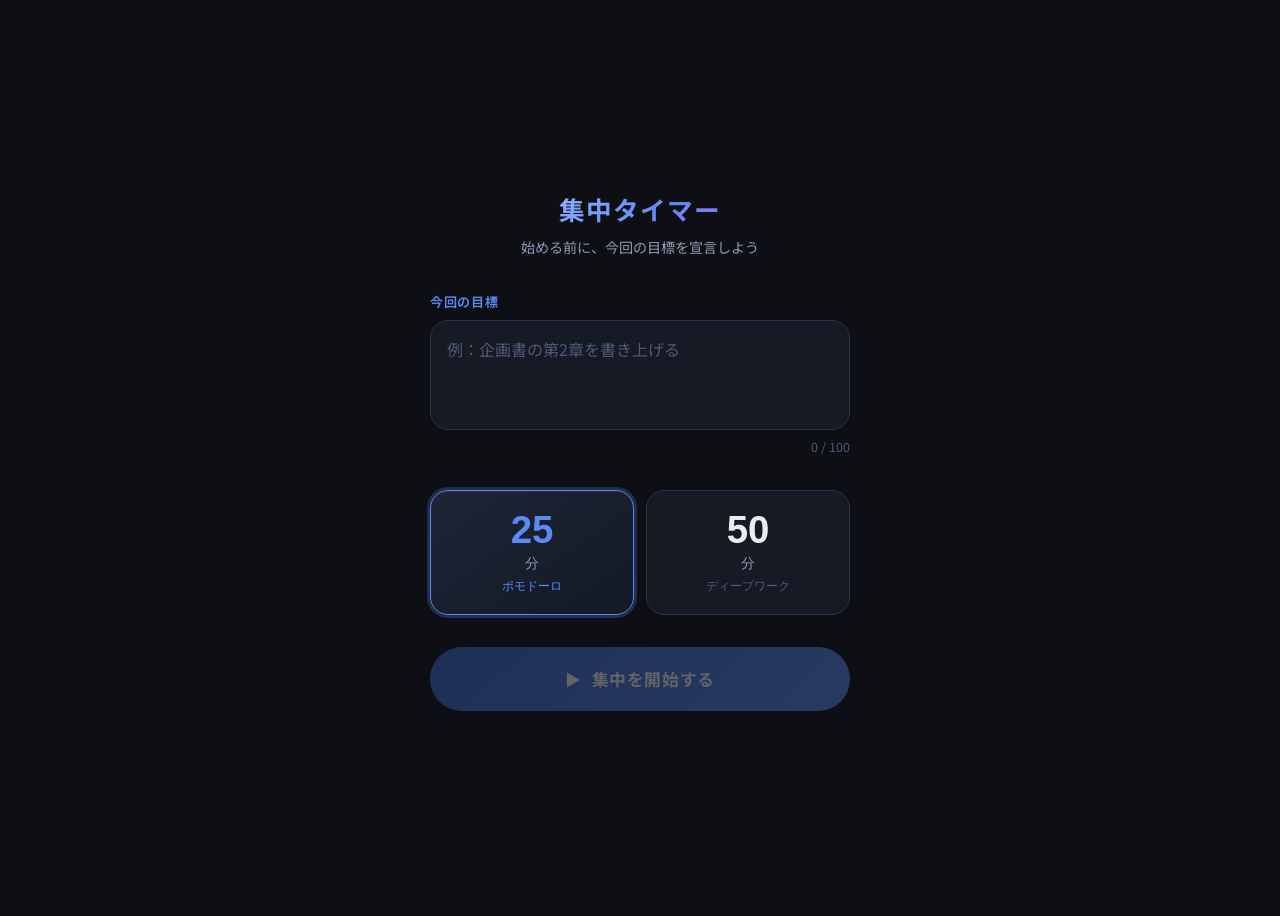
<file: index.html>
<!DOCTYPE html>
<html lang="ja">
<head>
  <meta charset="UTF-8" />
  <meta name="viewport" content="width=device-width, initial-scale=1.0, viewport-fit=cover" />
  <meta name="apple-mobile-web-app-capable" content="yes" />
  <meta name="apple-mobile-web-app-status-bar-style" content="black-translucent" />
  <meta name="apple-mobile-web-app-title" content="集中タイマー" />
  <meta name="theme-color" content="#0d0f14" />
  <link rel="manifest" href="manifest.json" />
  <link rel="apple-touch-icon" href="icons/icon-192.png" />
  <title>集中タイマー</title>
  <link rel="stylesheet" href="style.css" />
</head>
<body>
  <div id="app">

    <!-- ===== スタート画面 ===== -->
    <section id="start-screen" class="screen active">
      <div class="screen-inner">
        <header class="app-header">
          <h1 class="app-title">集中タイマー</h1>
          <p class="app-subtitle">始める前に、今回の目標を宣言しよう</p>
        </header>

        <div class="goal-input-wrapper">
          <label for="goal-input" class="goal-label">今回の目標</label>
          <textarea
            id="goal-input"
            class="goal-input"
            placeholder="例：企画書の第2章を書き上げる"
            rows="3"
            maxlength="100"
          ></textarea>
          <span id="char-count" class="char-count">0 / 100</span>
        </div>

        <div class="mode-selector">
          <button class="mode-btn active" data-minutes="25" id="btn-25">
            <span class="mode-minutes">25</span>
            <span class="mode-unit">分</span>
            <span class="mode-label">ポモドーロ</span>
          </button>
          <button class="mode-btn" data-minutes="50" id="btn-50">
            <span class="mode-minutes">50</span>
            <span class="mode-unit">分</span>
            <span class="mode-label">ディープワーク</span>
          </button>
        </div>

        <button id="start-btn" class="start-btn" disabled>
          <span class="btn-icon">▶</span>
          <span>集中を開始する</span>
        </button>
      </div>
    </section>

    <!-- ===== タイマー画面 ===== -->
    <section id="timer-screen" class="screen">
      <div class="screen-inner">
        <div class="session-goal-display">
          <span class="session-goal-label">目標</span>
          <p id="session-goal-text" class="session-goal-text"></p>
        </div>

        <div class="timer-ring-wrapper">
          <svg class="ring-svg" viewBox="0 0 240 240" xmlns="http://www.w3.org/2000/svg">
            <circle class="ring-bg" cx="120" cy="120" r="108" />
            <circle id="ring-progress" class="ring-progress" cx="120" cy="120" r="108" />
          </svg>
          <div class="timer-display">
            <span id="timer-text" class="timer-text">25:00</span>
            <span id="timer-mode-label" class="timer-mode-label">集中中</span>
          </div>
        </div>

        <button id="reset-btn" class="reset-btn">
          <span class="btn-icon">■</span>
          <span>中止する</span>
        </button>
      </div>
    </section>

    <!-- ===== 完了画面 ===== -->
    <section id="done-screen" class="screen">
      <div class="screen-inner">
        <div class="done-icon">🎉</div>
        <h2 class="done-title">集中完了！</h2>
        <div class="done-goal-wrap">
          <p class="done-goal-label">達成した目標</p>
          <p id="done-goal-text" class="done-goal-text"></p>
        </div>
        <p class="done-message">お疲れさまでした。<br>休憩タイマーを選ぼう。</p>
        <div class="break-selector">
          <button class="break-btn" id="btn-break-5" data-minutes="5">
            <span class="break-minutes">5</span>
            <span class="break-unit">分</span>
            <span class="break-label">短い休憩</span>
          </button>
          <button class="break-btn" id="btn-break-10" data-minutes="10">
            <span class="break-minutes">10</span>
            <span class="break-unit">分</span>
            <span class="break-label">長い休憩</span>
          </button>
        </div>
        <button id="back-btn" class="skip-btn">
          <span class="btn-icon">↩</span>
          <span>休憩せず戻る</span>
        </button>
      </div>
    </section>

    <!-- ===== 休憩完了画面 ===== -->
    <section id="break-done-screen" class="screen">
      <div class="screen-inner">
        <div class="done-icon">☕</div>
        <h2 class="done-title break-done-title">休憩完了！</h2>
        <p class="done-message">リフレッシュできましたか？<br>次の集中セッションを始めよう。</p>
        <button id="break-back-btn" class="start-btn">
          <span class="btn-icon">▶</span>
          <span>集中に戻る</span>
        </button>
      </div>
    </section>

  </div>

  <script src="app.js"></script>
</body>
</html>
</file>
<file: style.css>
/* ==========================================
   集中タイマー — style.css
   ========================================== */

/* ---------- Google Fonts ---------- */
@import url('https://fonts.googleapis.com/css2?family=Inter:wght@400;500;600;700&family=Noto+Sans+JP:wght@400;500;700&display=swap');

/* ---------- CSS変数（デザイントークン） ---------- */
:root {
  /* カラー */
  --bg:            #0d0f14;
  --surface:       #161a24;
  --surface2:      #1e2535;
  --border:        #2b3147;
  --accent:        #5b8af5;
  --accent-glow:   rgba(91, 138, 245, 0.25);
  --accent-dim:    #2c4a9e;
  --text-primary:  #e8ecf4;
  --text-secondary:#8e99b5;
  --text-muted:    #4e5a76;
  --success:       #4ecb71;
  --danger:        #f56b6b;
  --danger-dim:    rgba(245, 107, 107, 0.15);
  --break-accent:      #4ecb71;
  --break-accent-glow: rgba(78, 203, 113, 0.25);
  --break-accent-dim:  rgba(78, 203, 113, 0.10);

  /* サイズ */
  --radius-sm:     10px;
  --radius-md:     18px;
  --radius-lg:     24px;
  --radius-full:   9999px;

  /* セーフエリア(iOSノッチ対応) */
  --safe-top:    env(safe-area-inset-top,    20px);
  --safe-bottom: env(safe-area-inset-bottom, 20px);
  --safe-left:   env(safe-area-inset-left,   0px);
  --safe-right:  env(safe-area-inset-right,  0px);
}

/* ---------- リセット ---------- */
*, *::before, *::after {
  box-sizing: border-box;
  margin: 0;
  padding: 0;
  -webkit-tap-highlight-color: transparent;
}

html, body {
  height: 100%;
  width: 100%;
  background-color: var(--bg);
  color: var(--text-primary);
  font-family: 'Noto Sans JP', 'Inter', sans-serif;
  font-size: 16px;
  line-height: 1.6;
  overflow: hidden;
  /* PWAスタンドアロン時にスクロールバウンスを防ぐ */
  overscroll-behavior: none;
}

/* ---------- アプリルート ---------- */
#app {
  position: relative;
  width: 100%;
  height: 100%;
  /* ステータスバー分の余白 */
  padding-top: var(--safe-top);
  padding-bottom: var(--safe-bottom);
  padding-left: var(--safe-left);
  padding-right: var(--safe-right);
}

/* ---------- 画面管理 ---------- */
.screen {
  position: absolute;
  inset: 0;
  display: flex;
  flex-direction: column;
  align-items: center;
  justify-content: center;
  padding: var(--safe-top) 24px var(--safe-bottom);
  opacity: 0;
  pointer-events: none;
  transform: translateY(16px);
  transition: opacity 0.35s ease, transform 0.35s ease;
}

.screen.active {
  opacity: 1;
  pointer-events: all;
  transform: translateY(0);
}

.screen-inner {
  width: 100%;
  max-width: 420px;
  display: flex;
  flex-direction: column;
  align-items: center;
  gap: 28px;
}

/* ---------- スタート画面: ヘッダー ---------- */
.app-header {
  text-align: center;
  display: flex;
  flex-direction: column;
  gap: 6px;
}

.app-title {
  font-size: 1.6rem;
  font-weight: 700;
  letter-spacing: 0.04em;
  background: linear-gradient(135deg, #a0b8ff 0%, #5b8af5 60%, #b06ef5 100%);
  -webkit-background-clip: text;
  -webkit-text-fill-color: transparent;
  background-clip: text;
}

.app-subtitle {
  font-size: 0.88rem;
  color: var(--text-secondary);
}

/* ---------- 目標入力 ---------- */
.goal-input-wrapper {
  width: 100%;
  display: flex;
  flex-direction: column;
  gap: 8px;
}

.goal-label {
  font-size: 0.82rem;
  font-weight: 600;
  color: var(--accent);
  letter-spacing: 0.05em;
  text-transform: uppercase;
}

.goal-input {
  width: 100%;
  background: var(--surface);
  border: 1.5px solid var(--border);
  border-radius: var(--radius-md);
  padding: 16px;
  color: var(--text-primary);
  font-family: inherit;
  font-size: 1rem;
  line-height: 1.6;
  resize: none;
  outline: none;
  transition: border-color 0.2s, box-shadow 0.2s;
}

.goal-input:focus {
  border-color: var(--accent);
  box-shadow: 0 0 0 3px var(--accent-glow);
}

.goal-input::placeholder {
  color: var(--text-muted);
}

.char-count {
  font-size: 0.78rem;
  color: var(--text-muted);
  text-align: right;
}

/* ---------- モードセレクター ---------- */
.mode-selector {
  width: 100%;
  display: grid;
  grid-template-columns: 1fr 1fr;
  gap: 12px;
}

.mode-btn {
  background: var(--surface);
  border: 1.5px solid var(--border);
  border-radius: var(--radius-md);
  padding: 20px 12px;
  display: flex;
  flex-direction: column;
  align-items: center;
  gap: 4px;
  cursor: pointer;
  transition: border-color 0.2s, background 0.2s, box-shadow 0.2s, transform 0.1s;
  -webkit-user-select: none;
  user-select: none;
}

.mode-btn:active {
  transform: scale(0.97);
}

.mode-btn.active {
  border-color: var(--accent);
  background: linear-gradient(145deg, var(--surface2), rgba(91,138,245,0.08));
  box-shadow: 0 0 0 3px var(--accent-glow), inset 0 1px 0 rgba(255,255,255,0.05);
}

.mode-minutes {
  font-size: 2.4rem;
  font-weight: 700;
  color: var(--text-primary);
  line-height: 1;
  font-variant-numeric: tabular-nums;
}

.mode-btn.active .mode-minutes {
  color: var(--accent);
}

.mode-unit {
  font-size: 0.9rem;
  color: var(--text-secondary);
}

.mode-label {
  font-size: 0.72rem;
  color: var(--text-muted);
  margin-top: 2px;
}

.mode-btn.active .mode-label {
  color: var(--accent);
}

/* ---------- スタートボタン ---------- */
.start-btn {
  width: 100%;
  background: linear-gradient(135deg, #3f6cd4, var(--accent));
  border: none;
  border-radius: var(--radius-full);
  padding: 20px 32px;
  color: #fff;
  font-family: inherit;
  font-size: 1.05rem;
  font-weight: 700;
  letter-spacing: 0.03em;
  display: flex;
  align-items: center;
  justify-content: center;
  gap: 10px;
  cursor: pointer;
  box-shadow: 0 4px 20px rgba(91, 138, 245, 0.35);
  transition: opacity 0.2s, transform 0.1s, box-shadow 0.2s;
  -webkit-user-select: none;
  user-select: none;
}

.start-btn:active:not(:disabled) {
  transform: scale(0.97);
  box-shadow: 0 2px 10px rgba(91, 138, 245, 0.2);
}

.start-btn:disabled {
  opacity: 0.35;
  cursor: not-allowed;
  box-shadow: none;
}

.btn-icon {
  font-size: 1rem;
}

/* ---------- タイマー画面: 目標表示 ---------- */
.session-goal-display {
  width: 100%;
  background: var(--surface);
  border: 1px solid var(--border);
  border-radius: var(--radius-md);
  padding: 14px 18px;
  display: flex;
  flex-direction: column;
  gap: 4px;
}

.session-goal-label {
  font-size: 0.72rem;
  font-weight: 600;
  color: var(--accent);
  letter-spacing: 0.08em;
  text-transform: uppercase;
}

.session-goal-text {
  font-size: 0.95rem;
  color: var(--text-primary);
  line-height: 1.5;
}

/* ---------- タイマーリング ---------- */
.timer-ring-wrapper {
  position: relative;
  width: 240px;
  height: 240px;
}

.ring-svg {
  width: 100%;
  height: 100%;
  transform: rotate(-90deg);
}

.ring-bg {
  fill: none;
  stroke: var(--surface2);
  stroke-width: 10;
}

.ring-progress {
  fill: none;
  stroke: var(--accent);
  stroke-width: 10;
  stroke-linecap: round;
  stroke-dasharray: 678.58; /* 2π × 108 */
  stroke-dashoffset: 0;
  filter: drop-shadow(0 0 6px var(--accent));
  transition: stroke-dashoffset 1s linear;
}

.timer-display {
  position: absolute;
  inset: 0;
  display: flex;
  flex-direction: column;
  align-items: center;
  justify-content: center;
  gap: 6px;
}

.timer-text {
  font-size: 3.4rem;
  font-weight: 700;
  letter-spacing: 0.02em;
  font-variant-numeric: tabular-nums;
  color: var(--text-primary);
}

.timer-mode-label {
  font-size: 0.85rem;
  color: var(--text-secondary);
  letter-spacing: 0.06em;
}

/* ---------- リセットボタン ---------- */
.reset-btn {
  background: var(--danger-dim);
  border: 1.5px solid rgba(245, 107, 107, 0.35);
  border-radius: var(--radius-full);
  padding: 18px 40px;
  color: var(--danger);
  font-family: inherit;
  font-size: 1rem;
  font-weight: 600;
  display: flex;
  align-items: center;
  justify-content: center;
  gap: 10px;
  cursor: pointer;
  transition: background 0.2s, transform 0.1s;
  -webkit-user-select: none;
  user-select: none;
}

.reset-btn:active {
  transform: scale(0.97);
  background: rgba(245, 107, 107, 0.25);
}

/* ---------- 完了画面 ---------- */
.done-icon {
  font-size: 4rem;
  line-height: 1;
  animation: pop 0.5s cubic-bezier(0.34, 1.56, 0.64, 1) both;
}

@keyframes pop {
  0%   { transform: scale(0); opacity: 0; }
  100% { transform: scale(1); opacity: 1; }
}

.done-title {
  font-size: 1.8rem;
  font-weight: 700;
  color: var(--text-primary);
}

.done-goal-wrap {
  width: 100%;
  background: var(--surface);
  border: 1px solid var(--border);
  border-radius: var(--radius-md);
  padding: 14px 18px;
  display: flex;
  flex-direction: column;
  gap: 4px;
}

.done-goal-label {
  font-size: 0.72rem;
  font-weight: 600;
  color: var(--success);
  letter-spacing: 0.08em;
  text-transform: uppercase;
}

.done-goal-text {
  font-size: 0.95rem;
  color: var(--text-primary);
  line-height: 1.5;
}

.done-message {
  font-size: 0.9rem;
  color: var(--text-secondary);
  text-align: center;
  line-height: 1.7;
}

/* ---------- レスポンシブ微調整 ---------- */
@media (min-height: 700px) {
  .screen-inner {
    gap: 32px;
  }
  .timer-ring-wrapper {
    width: 260px;
    height: 260px;
  }
  .ring-svg {
    width: 100%;
    height: 100%;
  }
}

@media (max-height: 600px) {
  .screen-inner {
    gap: 18px;
  }
  .app-header {
    display: none;
  }
  .timer-ring-wrapper {
    width: 200px;
    height: 200px;
  }
}

/* ---------- 休憩タイマーボタン ---------- */
.break-selector {
  width: 100%;
  display: grid;
  grid-template-columns: 1fr 1fr;
  gap: 12px;
}

.break-btn {
  background: var(--break-accent-dim);
  border: 1.5px solid rgba(78, 203, 113, 0.3);
  border-radius: var(--radius-md);
  padding: 20px 12px;
  display: flex;
  flex-direction: column;
  align-items: center;
  gap: 4px;
  cursor: pointer;
  transition: border-color 0.2s, background 0.2s, box-shadow 0.2s, transform 0.1s;
  -webkit-user-select: none;
  user-select: none;
}

.break-btn:hover {
  border-color: var(--break-accent);
  background: rgba(78, 203, 113, 0.15);
  box-shadow: 0 0 0 3px var(--break-accent-glow);
}

.break-btn:active {
  transform: scale(0.97);
}

.break-minutes {
  font-size: 2.4rem;
  font-weight: 700;
  color: var(--break-accent);
  line-height: 1;
  font-variant-numeric: tabular-nums;
}

.break-unit {
  font-size: 0.9rem;
  color: var(--text-secondary);
}

.break-label {
  font-size: 0.72rem;
  color: var(--text-secondary);
  margin-top: 2px;
}

/* ---------- 休憩スキップボタン ---------- */
.skip-btn {
  background: transparent;
  border: 1.5px solid var(--border);
  border-radius: var(--radius-full);
  padding: 14px 28px;
  color: var(--text-muted);
  font-family: inherit;
  font-size: 0.9rem;
  font-weight: 500;
  display: flex;
  align-items: center;
  justify-content: center;
  gap: 8px;
  cursor: pointer;
  transition: border-color 0.2s, color 0.2s, transform 0.1s;
  -webkit-user-select: none;
  user-select: none;
}

.skip-btn:hover {
  border-color: var(--text-secondary);
  color: var(--text-secondary);
}

.skip-btn:active {
  transform: scale(0.97);
}

/* ---------- 休憩完了画面とタイトル ---------- */
.break-done-title {
  background: linear-gradient(135deg, #a8f5c0 0%, #4ecb71 60%, #2ea84f 100%);
  -webkit-background-clip: text;
  -webkit-text-fill-color: transparent;
  background-clip: text;
}
</file>
